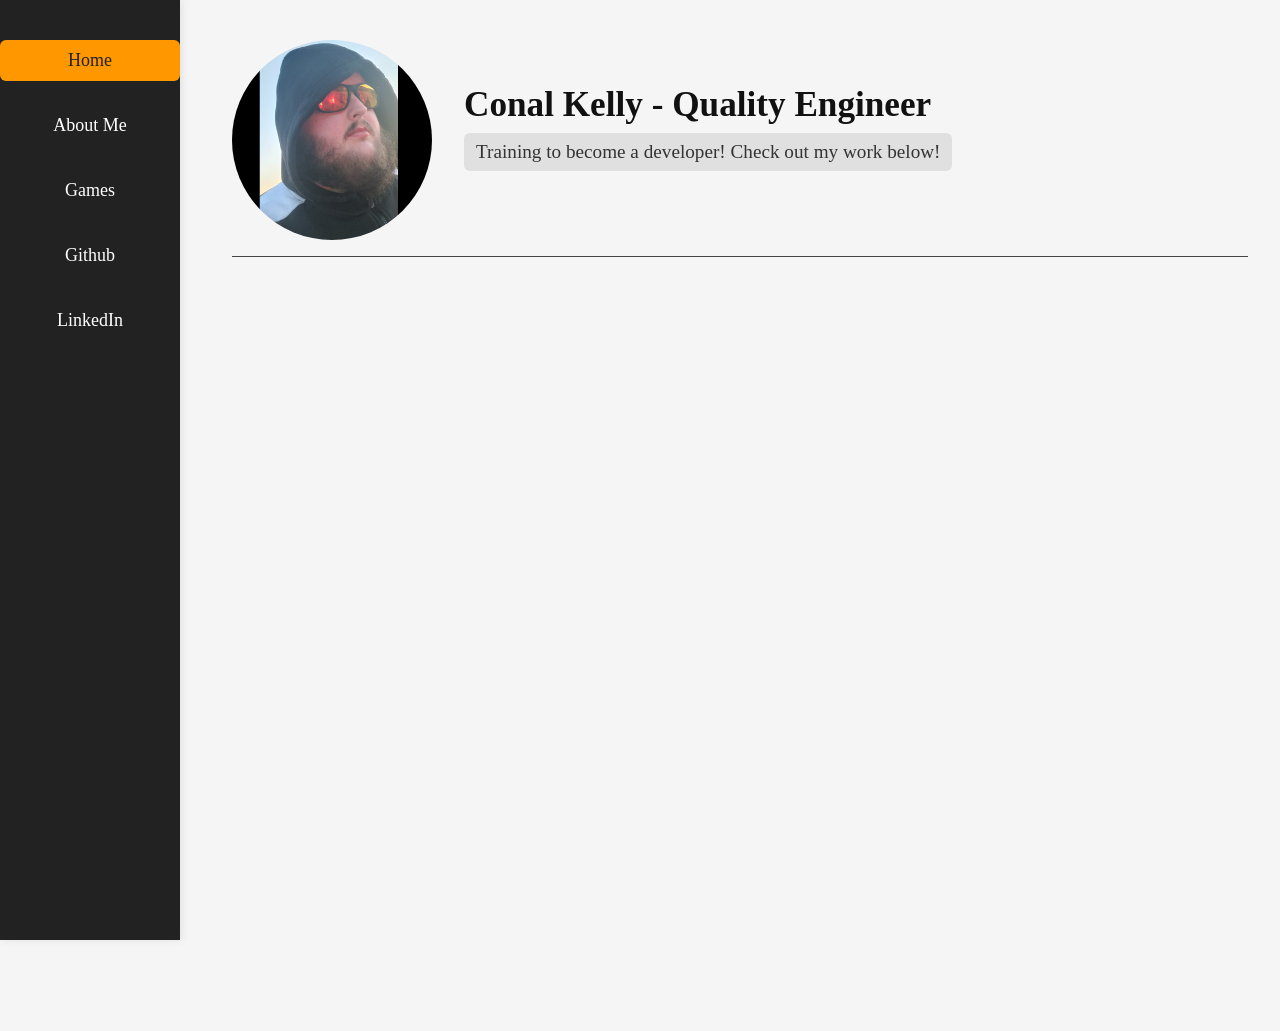
<file: index.html>
<!DOCTYPE html>
<html>
  <head>
    <link rel="stylesheet" href="styles.css" />
    <title>Welcome to My Webpage</title>
  </head>
  <body>
    <div id="container">
      <nav id="sidebar">
        <ul>
          <li>
            <a href="index.html" class="nav-link active">
              <span class="icon">Home</span>
            </a>
          </li>
          <li>
            <a href="about.html" class="nav-link">
              <span class="icon">About Me</span>
            </a>
          </li>
          <li>
            <a href="games/gamespage.html" class="nav-link">
              <span class="icon">Games</span>
            </a>
          </li>
          <li>
            <a
              href="https://github.com/conalkelly1"
              target="_blank"
              class="nav-link"
            >
              <span class="icon">Github</span>
            </a>
          </li>
          <li>
            <a
              href="https://www.linkedin.com/in/conal-kelly-a8ab49156/"
              target="_blank"
              class="nav-link"
            >
              <span class="icon">LinkedIn</span>
            </a>
          </li>
        </ul>
      </nav>

      <div id="main-content">
        <!-- Profile Block -->
        <div id="profile-block">
          <div id="photos" class="photo-container">
            <img
              src="media/images/Myself.jpg"
              alt="Picture of Me :)"
              class="image"
            />
            <!-- Removed the old CV link hover -->
          </div>
          <div class="header-text">
            <h1 class="OpeningHeader">Conal Kelly - Quality Engineer</h1>
            <h2 class="SecondaryHeader">
              Training to become a developer! Check out my work below!
            </h2>
          </div>
        </div>
        <div id="cv-block" style="margin-top: 30px">
          <iframe
            src="files/CV-Conal_Kelly.pdf"
            width="100%"
            height="700px"
            style="border: none; border-radius: 10px"
          ></iframe>
        </div>
      </div>
    </div>
  </body>
</html>
</file>
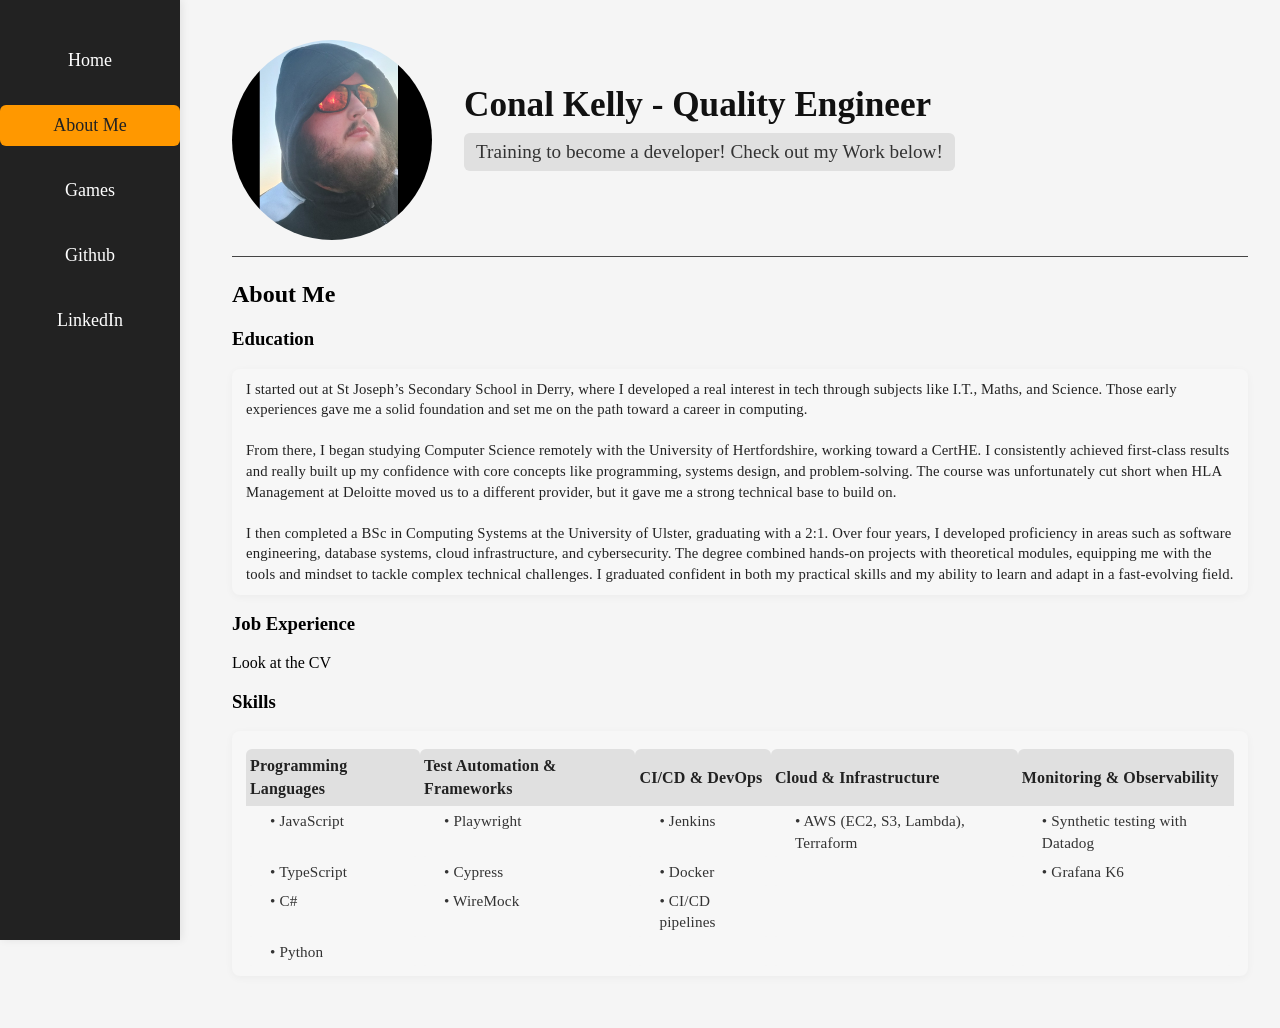
<file: about.html>
<!DOCTYPE html>
<html>
  <head>
    <link rel="stylesheet" href="styles.css" />
    <title>About Me - Conal Kelly</title>
  </head>
  <body>
    <div id="container">
      <nav id="sidebar">
        <ul>
          <li>
            <a href="index.html" class="nav-link">
              <span class="icon">Home</span>
            </a>
          </li>
          <li>
            <a href="about.html" class="nav-link active">
              <span class="icon">About Me</span>
            </a>
          </li>
          <li>
            <a href="games/gamespage.html" class="nav-link">
              <span class="icon">Games</span>
            </a>
          </li>
          <li>
            <a
              href="https://github.com/conalkelly1"
              target="_blank"
              class="nav-link"
            >
              <span class="icon">Github</span>
            </a>
          </li>
          <li>
            <a
              href="https://www.linkedin.com/in/conal-kelly-a8ab49156/"
              target="_blank"
              class="nav-link"
            >
              <span class="icon">LinkedIn</span>
            </a>
          </li>
        </ul>
      </nav>
      <div id="main-content">
        <div id="profile-block">
          <div id="photos" class="photo-container">
            <img
              src="media/images/Myself.jpg"
              alt="Picture of Me :)"
              class="image"
            />
          </div>
          <div class="header-text">
            <h1 class="OpeningHeader">Conal Kelly - Quality Engineer</h1>
            <h2 class="SecondaryHeader">
              Training to become a developer! Check out my Work below!
            </h2>
          </div>
        </div>
        <div id="Qualifications" class="info-section">
          <h2 class="info-header">About Me</h2>
          <h3>Education</h3>
          <p class="UniGrade" id="about-education"></p>
          <h3>Job Experience</h3>
          <p class="UniGrade" id="about-job"></p>
          <h3>Skills</h3>
          <div class="UniGrade" id="about-skills"></div>
        </div>
      </div>
    </div>
    <script>
      fetch("files/aboutMe.json")
        .then((response) => response.json())
        .then((data) => {
          document.getElementById("about-education").textContent =
            data.education;
          document.getElementById("about-job").textContent = data.jobExperience;
          // Render skills table as horizontal headers with bullets below
          const skillsTable = data.skillsTable;
          const skillsContainer = document.getElementById("about-skills");
          let html =
            '<table id="skills-table" style="width:100%; border-collapse:collapse;">';
          // Table headers
          html += "<tr>";
          skillsTable.forEach((section) => {
            html += `<th style='text-align:left; padding:6px 4px; background:#e0e0e0; color:#222; font-size:1rem;'>${section.category}</th>`;
          });
          html += "</tr>";
          // Find max number of items in any category
          const maxRows = Math.max(
            ...skillsTable.map((section) => section.items.length)
          );
          // Table rows
          for (let i = 0; i < maxRows; i++) {
            html += "<tr>";
            skillsTable.forEach((section) => {
              const item = section.items[i] ? `• ${section.items[i]}` : "";
              html += `<td style='padding:4px 8px 4px 24px; color:#333; font-size:0.95rem; vertical-align:top;'>${item}</td>`;
            });
            html += "</tr>";
          }
          html += "</table>";
          skillsContainer.innerHTML = html;
        });
    </script>
  </body>
</html>
</file>
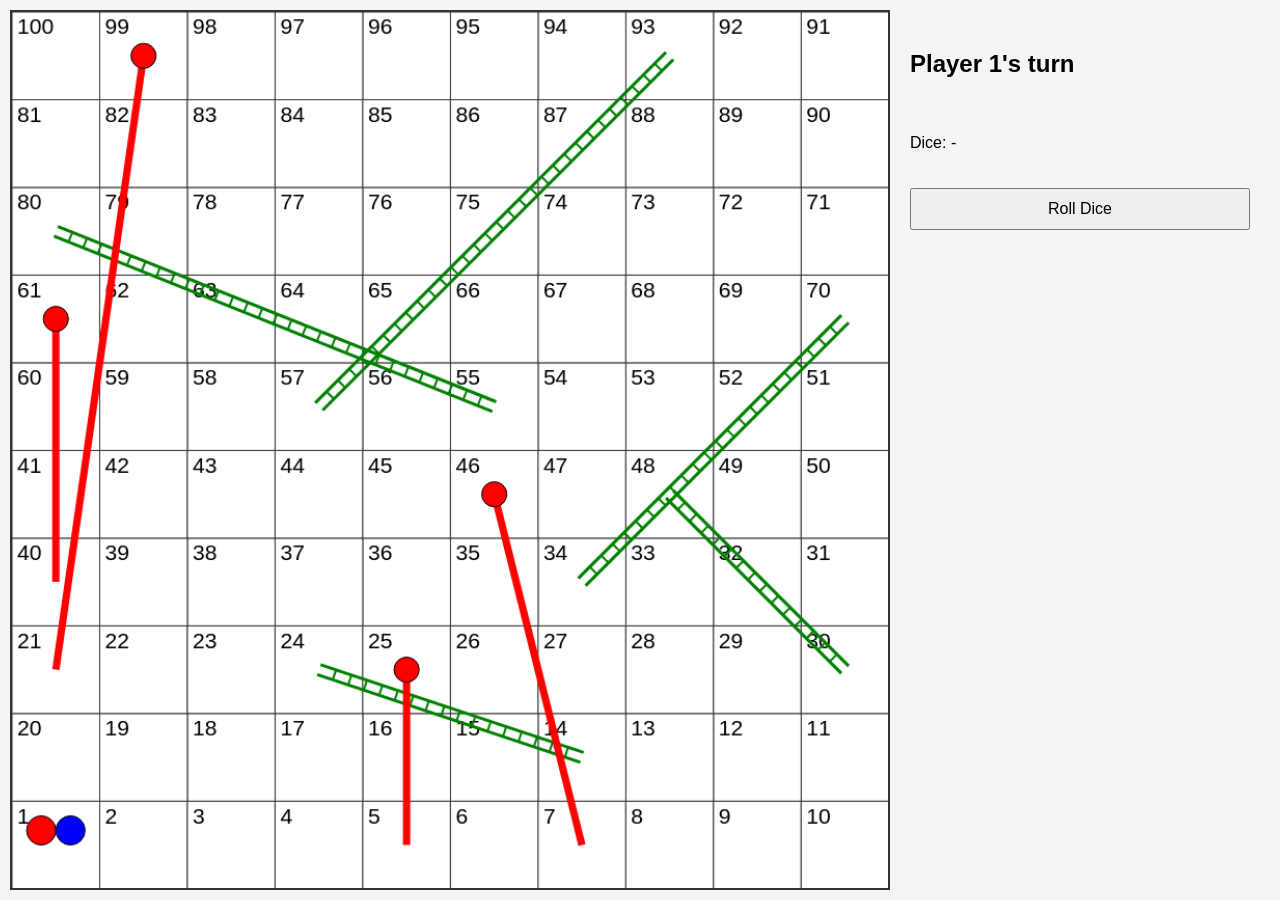
<file: games/snakes-n-ladders/snakes-n-ladders.html>
<!DOCTYPE html>
<html lang="en">
  <head>
    <meta charset="UTF-8" />
    <meta name="viewport" content="width=device-width, initial-scale=1.0" />
    <title>Snakes & Ladders</title>
    <link rel="stylesheet" href="snakes-n-ladders.css" />
  </head>
  <body>
    <div id="game-container">
      <canvas id="boardCanvas"></canvas>

      <div id="side-panel">
        <h2 id="turnDisplay">Player 1's Turn</h2>
        <p id="diceResult">Dice: -</p>
        <button id="rollDice">Roll Dice</button>
      </div>
    </div>

    <script src="snakes-n-ladders.js"></script>
  </body>
</html>
</file>
<file: styles.css>
body {
  background-color: whitesmoke;
}
.OpeningHeader {
  color: #111;
  font-size: 2.2rem;
  background: none;
  text-align: left;
  font-weight: bold;
  border: none;
  box-sizing: border-box;
  padding: 0 0 8px 0;
  margin-top: 0;
  margin-bottom: 0;
}
.SecondaryHeader {
  color: #333;
  font-size: 1.2rem;
  text-align: left;
  font-weight: normal;
  margin-top: 0;
  margin-bottom: 24px;
  background: #e0e0e0;
  padding: 8px 12px;
  border-radius: 6px;
}
#main-content header {
  border-bottom: 1px solid #444;
  padding-bottom: 16px;
  margin-bottom: 24px;
  display: flex;
  flex-direction: column;
  justify-content: center;
}
.UniGrade {
  color: black;
  font-size: medium;
}
#profile-block {
  display: flex;
  flex-direction: row;
  align-items: center;
  margin-bottom: 24px;
  border-bottom: 1px solid #444;
  padding-bottom: 16px;
}
.photo-container {
  position: relative;
  display: block;
  width: 200px;
  margin-right: 32px;
}
.image {
  width: 200px;
  height: 200px;
  border-radius: 50%;
  opacity: 1;
  transition: 0.5s ease;
  object-fit: cover;
  display: block;
  margin: 0 auto;
}
.middle {
  transition: 0.5s ease;
  opacity: 0;
  position: absolute;
  top: 50%;
  left: 50%;
  transform: translate(-50%, -50%);
}
.photo-container:hover .image {
  opacity: 0.3;
}
.photo-container:hover .middle {
  opacity: 1;
}
#info {
  display: flex;
  flex-direction: row;
  justify-content: flex-start;
  gap: 16px;
  margin-top: 16px;
  width: 200px;
}
.text {
  background-color: #4caf50;
  color: white;
  font-size: 16px;
  padding: 24px 32px;
  border-radius: 8px;
}
.button {
  padding: 16px 32px;
  text-align: center;
  text-decoration: none;
  display: inline-block;
  font-size: 16px;
  margin: 4px 2px;
  transition-duration: 0.4s;
  cursor: pointer;
}
.button1 {
  background-color: white;
  color: black;
  border: 2px solid black;
  width: 120px;
  height: 48px;
}
.button1:hover {
  background-color: black;
  border: 2px solid white;
  color: white;
}
.button2 {
  background-color: white;
  color: black;
  border: 2px solid blue;
  width: 120px;
  height: 48px;
}
.button2:hover {
  background-color: blue;
  border: 2px solid white;
  color: white;
}
#sidebar {
  width: 180px;
  background: #222;
  color: #fff;
  min-height: 100vh;
  position: fixed;
  left: 0;
  top: 0;
  padding-top: 40px;
  box-shadow: 2px 0 8px rgba(0, 0, 0, 0.08);
}
#sidebar ul {
  list-style: none;
  padding: 0;
  margin: 0;
}
#sidebar li {
  margin-bottom: 24px;
  text-align: center;
}
#sidebar .nav-link {
  color: #fff;
  text-decoration: none;
  font-size: 18px;
  padding: 10px 0;
  display: block;
  border-radius: 6px;
  transition: background 0.2s, color 0.2s;
}
#sidebar .nav-link:hover {
  background: #444;
  color: #ff9800;
}
#sidebar .nav-link.active {
  background: #ff9800;
  color: #222;
}
#main-content {
  margin-left: 200px;
  padding: 32px 24px;
}
.header-text {
  display: flex;
  flex-direction: column;
}
#about-education {
  white-space: pre-line;
  margin-bottom: 12px;
  background: #f7f7f7;
  padding: 10px 14px;
  border-radius: 8px;
  color: #222;
  font-size: 0.92rem;
  line-height: 1.4;
  letter-spacing: 0.01em;
  box-shadow: 0 2px 8px rgba(0, 0, 0, 0.04);
}
#about-skills {
  white-space: pre-line;
  margin-bottom: 12px;
  background: #f7f7f7;
  padding: 10px 14px;
  border-radius: 8px;
  color: #222;
  font-size: 0.92rem;
  line-height: 1.4;
  letter-spacing: 0.01em;
  box-shadow: 0 2px 8px rgba(0, 0, 0, 0.04);
}
#skills-table {
  width: 100%;
  border-collapse: separate;
  border-spacing: 0 4px;
  margin-top: 8px;
}
#skills-table th {
  background: #222;
  color: #fff;
  font-size: 1rem;
  padding: 8px 6px;
  border-radius: 6px 6px 0 0;
  border: none;
  text-align: left;
}
#skills-table td {
  background: #f7f7f7;
  color: #222;
  font-size: 0.95rem;
  padding: 6px 12px 6px 24px;
  border-radius: 0 0 6px 6px;
  border: none;
  vertical-align: top;
}
.project-link {
  display: inline-block;
  position: relative;
  text-decoration: none;
}
.project-image {
  width: 200px;
  height: 200px;
  border-radius: 16px;
  object-fit: cover;
  filter: brightness(0.85);
}
.project-label {
  position: absolute;
  left: 0;
  right: 0;
  bottom: 16px;
  text-align: center;
  color: #fff;
  font-size: 1.2rem;
  font-weight: bold;
  background: rgba(0, 0, 0, 0.5);
  padding: 8px 0;
  border-radius: 0 0 16px 16px;
}
#project-block {
  margin-top: 32px;
  display: flex;
  align-items: center;
  gap: 32px;
}
</file>
<file: games/snakes-n-ladders/snakes-n-ladders.css>
html,
body {
  margin: 0;
  padding: 0;
  height: 100%;
  font-family: Arial, sans-serif;
  background-color: whitesmoke;
}

#game-container {
  display: flex;
  height: 100vh;
  box-sizing: border-box;
  padding: 10px;
}

#boardCanvas {
  flex: 2;
  border: 2px solid #333;
  background-color: #eee;
}

#side-panel {
  flex: 1;
  padding: 20px;
  display: flex;
  flex-direction: column;
  justify-content: flex-start;
  gap: 20px;
}

#rollDice {
  padding: 10px 20px;
  font-size: 16px;
  cursor: pointer;
}
</file>
